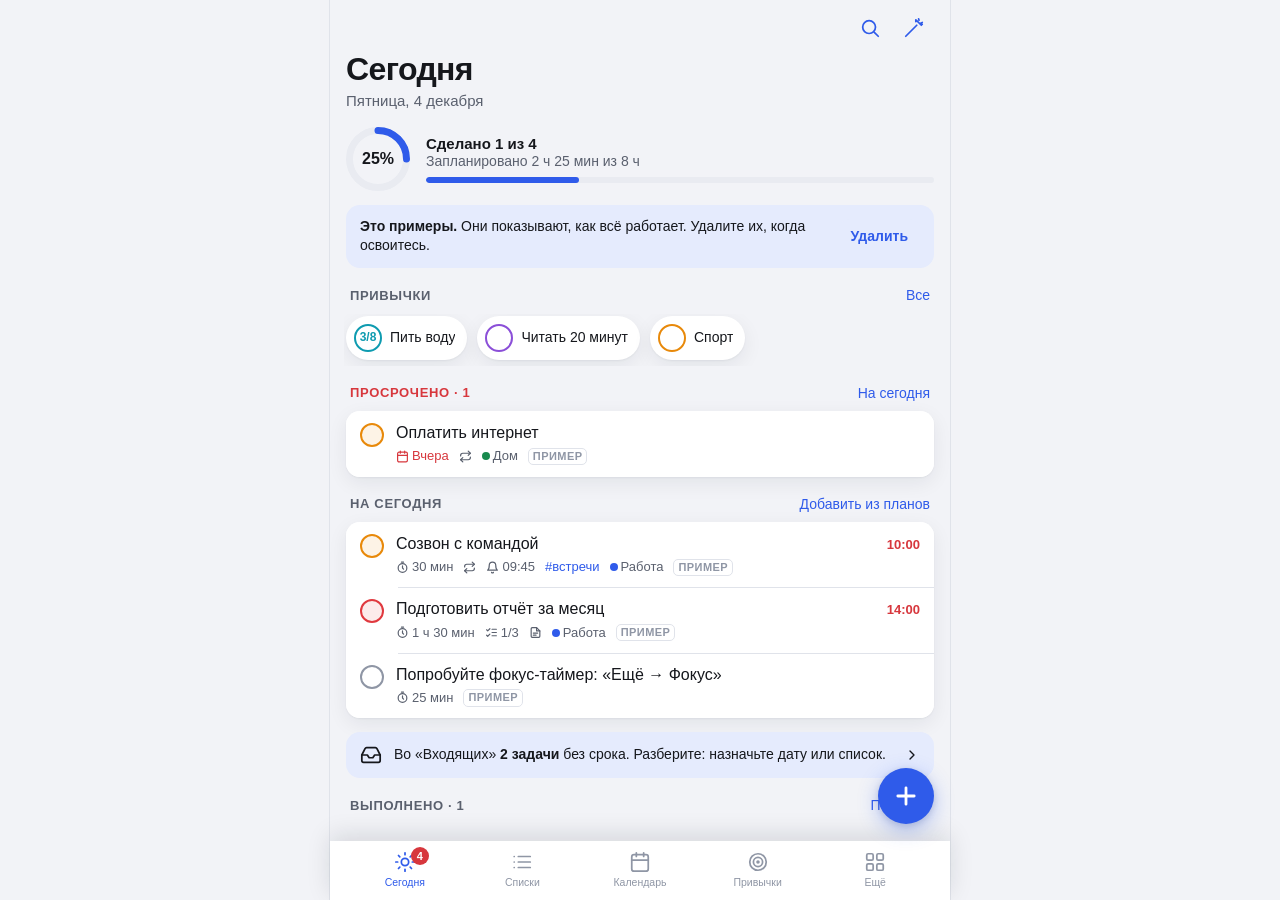
<file: index.html>
<!doctype html>
<html lang="ru" class="pwa">
<head>
<meta charset="utf-8">
<meta name="viewport" content="width=device-width, initial-scale=1, viewport-fit=cover">
<title>Планировщик</title>
<meta name="description" content="Планировщик задач, списков покупок, привычек и времени">
<meta name="theme-color" content="#F2F3F7" media="(prefers-color-scheme: light)">
<meta name="theme-color" content="#0D0F13" media="(prefers-color-scheme: dark)">
<meta name="apple-mobile-web-app-capable" content="yes">
<meta name="mobile-web-app-capable" content="yes">
<meta name="apple-mobile-web-app-status-bar-style" content="default">
<meta name="apple-mobile-web-app-title" content="Планировщик">
<meta name="format-detection" content="telephone=no">
<link rel="apple-touch-icon" href="icons/icon-180.png">
<link rel="icon" type="image/png" sizes="192x192" href="icons/icon-192.png">
<link rel="manifest" href="manifest.webmanifest">
<link rel="stylesheet" href="app.css">
</head>
<body>
<div id="app"></div>
<div id="sheet-root"></div>
<div id="toast-root"></div>
<script src="js/01-core.js"></script>
<script src="js/02-logic.js"></script>
<script src="js/03-views.js"></script>
<script src="js/04-views2.js"></script>
<script src="js/05-sheets.js"></script>
<script src="js/06-main.js"></script>
</body>
</html>
</file>
<file: app.css>
/* Планировщик — mobile-first, iOS-like inset lists, one cobalt accent, semantic colors for priority/state */
:root {
  --bg: #F2F3F7;
  --surface: #FFFFFF;
  --surface-2: #E9EBF1;
  --line: #E0E3EA;
  --ink: #15171C;
  --ink-2: #5A606E;
  --ink-3: #8F96A5;
  --accent: #2F5BEA;
  --accent-ink: #FFFFFF;
  --accent-soft: #E5EBFD;
  --danger: #D7373D;
  --warn: #D97B00;
  --ok: #188A4E;
  --p3: #E0393F;
  --p2: #E8890A;
  --p1: #1E93A8;
  --today: #2F5BEA;
  --backdrop: rgba(12, 14, 20, .36);
  --shadow: 0 1px 2px rgba(20, 24, 36, .05), 0 6px 20px rgba(20, 24, 36, .07);
  --shadow-up: 0 -6px 24px rgba(20, 24, 36, .12);
  --font: -apple-system, BlinkMacSystemFont, "SF Pro Text", "Segoe UI", Roboto, "Helvetica Neue", Arial, sans-serif;
  --font-display: -apple-system, BlinkMacSystemFont, "SF Pro Display", "Segoe UI", Roboto, "Helvetica Neue", Arial, sans-serif;
  --font-num: ui-rounded, "SF Pro Rounded", -apple-system, BlinkMacSystemFont, "Segoe UI", Roboto, sans-serif;
  --r: 14px;
  --r-sm: 10px;
  --gut: max(16px, env(safe-area-inset-left, 0px));
  --gut-r: max(16px, env(safe-area-inset-right, 0px));
  --sat: 0px;
  --sab: 0px;
  --kb: 0px;
}
@media (prefers-color-scheme: dark) {
  :root:not([data-theme="light"]) {
    --bg: #0D0F13;
    --surface: #171A20;
    --surface-2: #222630;
    --line: #2A2F39;
    --ink: #ECEEF3;
    --ink-2: #A4AAB7;
    --ink-3: #6B7282;
    --accent: #7693FF;
    --accent-ink: #0B0D12;
    --accent-soft: #1C2442;
    --danger: #FF6B70;
    --warn: #FFB341;
    --ok: #42D392;
    --p3: #FF6B70;
    --p2: #FFB341;
    --p1: #4CC3D6;
    --today: #7693FF;
    --backdrop: rgba(0, 0, 0, .55);
    --shadow: 0 0 0 1px rgba(255, 255, 255, .04);
    --shadow-up: 0 -1px 0 rgba(255, 255, 255, .06);
    color-scheme: dark;
  }
}
:root[data-theme="dark"] {
  --bg: #0D0F13;
  --surface: #171A20;
  --surface-2: #222630;
  --line: #2A2F39;
  --ink: #ECEEF3;
  --ink-2: #A4AAB7;
  --ink-3: #6B7282;
  --accent: #7693FF;
  --accent-ink: #0B0D12;
  --accent-soft: #1C2442;
  --danger: #FF6B70;
  --warn: #FFB341;
  --ok: #42D392;
  --p3: #FF6B70;
  --p2: #FFB341;
  --p1: #4CC3D6;
  --today: #7693FF;
  --backdrop: rgba(0, 0, 0, .55);
  --shadow: 0 0 0 1px rgba(255, 255, 255, .04);
  --shadow-up: 0 -1px 0 rgba(255, 255, 255, .06);
  color-scheme: dark;
}
:root.pwa {
  --sat: env(safe-area-inset-top, 0px);
  --sab: env(safe-area-inset-bottom, 0px);
}

* { box-sizing: border-box; -webkit-tap-highlight-color: transparent; }
html { height: 100%; box-sizing: border-box; }
body {
  height: 100%;
  margin: 0;
  overflow: hidden;
  background: var(--bg);
  color: var(--ink);
  font: 16px/1.4 var(--font);
  -webkit-font-smoothing: antialiased;
  -webkit-text-size-adjust: 100%;
}
button, input, select, textarea { font: inherit; color: inherit; }
button { cursor: pointer; background: none; border: 0; padding: 0; }
:focus-visible { outline: 2px solid var(--accent); outline-offset: 2px; border-radius: 6px; }
svg.i { width: 22px; height: 22px; flex: none; fill: none; stroke: currentColor; stroke-width: 1.9; stroke-linecap: round; stroke-linejoin: round; }
svg.i.sm { width: 16px; height: 16px; stroke-width: 2; }
svg.i.xs { width: 13px; height: 13px; stroke-width: 2.2; }
.num { font-variant-numeric: tabular-nums; }

/* ---------- shell ---------- */
#app { height: 100%; display: flex; flex-direction: column; position: relative; }
.screen {
  flex: 1;
  overflow-y: auto;
  overflow-x: hidden;
  overscroll-behavior: contain;
  -webkit-overflow-scrolling: touch;
  padding: 0 var(--gut-r) 120px var(--gut);
}
.topbar {
  padding: calc(var(--sat) + 6px) var(--gut-r) 0 var(--gut);
  background: var(--bg);
  flex: none;
}
.topbar-row { display: flex; align-items: center; gap: 4px; min-height: 44px; }
.topbar-row .spacer { flex: 1; }
.icon-btn {
  width: 40px; height: 40px; border-radius: 50%;
  display: inline-grid; place-items: center; color: var(--accent);
}
.icon-btn:active { background: var(--surface-2); }
.back-btn { display: inline-flex; align-items: center; gap: 2px; color: var(--accent); font-size: 17px; height: 40px; padding-right: 8px; margin-left: -8px; }
.title-lg {
  font: 700 32px/1.12 var(--font-display);
  letter-spacing: -.02em;
  margin: 2px 0 2px;
  text-wrap: balance;
  overflow-wrap: anywhere;
}
.subtitle { color: var(--ink-2); font-size: 15px; margin: 0 0 10px; }

.tabbar {
  flex: none;
  display: grid;
  grid-template-columns: repeat(5, 1fr);
  background: var(--surface);
  box-shadow: var(--shadow-up);
  padding: 6px var(--gut-r) calc(var(--sab) + 6px) var(--gut);
  position: relative;
  z-index: 5;
}
.tab {
  display: flex; flex-direction: column; align-items: center; gap: 2px;
  font-size: 10.5px; font-weight: 500; color: var(--ink-3); padding: 4px 0;
  position: relative;
}
.tab.on { color: var(--accent); }
.tab .badge { position: absolute; top: 0; left: calc(50% + 6px); }
.badge {
  min-width: 18px; height: 18px; padding: 0 5px; border-radius: 9px;
  background: var(--danger); color: #fff; font-size: 11px; font-weight: 700;
  display: inline-grid; place-items: center; font-variant-numeric: tabular-nums;
}
.fab {
  position: absolute; right: var(--gut-r); bottom: calc(var(--sab) + 76px);
  width: 56px; height: 56px; border-radius: 50%;
  background: var(--accent); color: var(--accent-ink);
  display: grid; place-items: center;
  box-shadow: 0 6px 20px rgba(47, 91, 234, .35), 0 2px 6px rgba(0, 0, 0, .12);
  z-index: 6;
}
.fab svg.i { width: 28px; height: 28px; stroke-width: 2.4; }
.fab:active { transform: scale(.94); }

/* ---------- sections & groups ---------- */
.sec { margin-top: 18px; }
.sec-h {
  display: flex; align-items: center; gap: 8px;
  font-size: 13px; font-weight: 600; text-transform: uppercase; letter-spacing: .05em;
  color: var(--ink-2); margin: 0 4px 8px;
}
.sec-h .spacer { flex: 1; }
.sec-h .link { text-transform: none; letter-spacing: 0; font-size: 14px; font-weight: 500; color: var(--accent); }
.sec-h.danger { color: var(--danger); }
.group { background: var(--surface); border-radius: var(--r); box-shadow: var(--shadow); overflow: hidden; }
.row {
  display: flex; align-items: center; gap: 12px;
  min-height: 50px; padding: 10px 14px;
  position: relative; width: 100%; text-align: left;
}
.group > .row + .row::before, .group > .swipe + .swipe::before, .group > .row + .swipe::before, .group > .swipe + .row::before {
  content: ""; position: absolute; top: 0; left: 52px; right: 0; height: 1px; background: var(--line); z-index: 2;
}
.group > .swipe { position: relative; }
.row:active:not(.static) { background: var(--surface-2); }
.row .grow { flex: 1; min-width: 0; }
.row .r-title { font-size: 16px; overflow-wrap: anywhere; }
.row .r-sub { font-size: 13px; color: var(--ink-2); }
.row .r-end { color: var(--ink-3); font-size: 15px; display: flex; align-items: center; gap: 6px; font-variant-numeric: tabular-nums; }
.row .chev { color: var(--ink-3); }
.ico-box {
  width: 30px; height: 30px; border-radius: 8px; display: grid; place-items: center; flex: none;
  color: #fff; font-size: 16px;
}
.ico-box svg.i { width: 18px; height: 18px; stroke-width: 2.2; }
.dot { width: 10px; height: 10px; border-radius: 50%; flex: none; display: inline-block; }

/* ---------- tasks ---------- */
.swipe { overflow: hidden; touch-action: pan-y; }
.swipe-bg {
  position: absolute; inset: 0; display: flex; align-items: center; justify-content: space-between;
  padding: 0 18px; color: #fff; font-weight: 600; font-size: 14px;
}
.swipe-bg.right { background: var(--ok); }
.swipe-bg.left { background: var(--warn); justify-content: flex-end; }
.swipe-bg.left.del { background: var(--danger); }
.task {
  display: flex; align-items: flex-start; gap: 12px;
  padding: 11px 14px; background: var(--surface); position: relative;
  min-height: 52px; transition: transform .22s ease;
}
.task.dragging { transition: none; }
.task.done .t-title { color: var(--ink-3); text-decoration: line-through; text-decoration-color: var(--ink-3); }
.task.sel { background: var(--accent-soft); }
.check {
  width: 24px; height: 24px; border-radius: 50%; flex: none; margin-top: 1px;
  border: 2px solid var(--ink-3); display: grid; place-items: center; color: transparent;
  position: relative;
}
.check::after { content: ""; position: absolute; inset: -10px; }
.check.p3 { border-color: var(--p3); background: color-mix(in srgb, var(--p3) 10%, transparent); }
.check.p2 { border-color: var(--p2); background: color-mix(in srgb, var(--p2) 10%, transparent); }
.check.p1 { border-color: var(--p1); background: color-mix(in srgb, var(--p1) 10%, transparent); }
.check.on { background: var(--ink-3); border-color: var(--ink-3); color: var(--surface); }
.check.on.p3 { background: var(--p3); border-color: var(--p3); }
.check.on.p2 { background: var(--p2); border-color: var(--p2); }
.check.on.p1 { background: var(--p1); border-color: var(--p1); }
.check.square { border-radius: 7px; }
.check svg.i { width: 15px; height: 15px; stroke-width: 3; }
.check.pop { animation: pop .3s ease; }
@keyframes pop { 50% { transform: scale(1.25); } }
.t-body { flex: 1; min-width: 0; }
.t-title { font-size: 16px; line-height: 1.32; overflow-wrap: anywhere; }
.t-notes { font-size: 13px; color: var(--ink-2); margin-top: 2px; overflow: hidden; text-overflow: ellipsis; white-space: nowrap; }
.t-meta { display: flex; flex-wrap: wrap; align-items: center; gap: 4px 10px; margin-top: 4px; font-size: 13px; color: var(--ink-2); }
.t-meta span { display: inline-flex; align-items: center; gap: 3px; font-variant-numeric: tabular-nums; }
.t-meta .late { color: var(--danger); font-weight: 500; }
.t-meta .today { color: var(--accent); font-weight: 500; }
.t-meta .tag { color: var(--accent); }
.t-qty { font-size: 14px; color: var(--ink-2); font-variant-numeric: tabular-nums; flex: none; margin-top: 2px; }
.t-time { font-size: 13px; font-weight: 600; color: var(--ink-2); font-variant-numeric: tabular-nums; flex: none; margin-top: 3px; }
.t-time.late { color: var(--danger); }
.t-time.now { color: var(--accent); }
.example-flag { font-size: 11px; font-weight: 600; letter-spacing: .04em; text-transform: uppercase; color: var(--ink-3); border: 1px solid var(--line); border-radius: 5px; padding: 0 4px; }

.empty {
  text-align: center; padding: 34px 20px; color: var(--ink-2);
  background: var(--surface); border-radius: var(--r); box-shadow: var(--shadow);
}
.empty .big { font: 600 18px/1.3 var(--font-display); color: var(--ink); margin-bottom: 6px; }
.empty p { margin: 0 auto; max-width: 30ch; font-size: 14px; }
.empty .btn { margin-top: 14px; }
.empty-inline { padding: 14px; color: var(--ink-3); font-size: 14px; text-align: center; }

/* ---------- today header ---------- */
.hero { display: flex; gap: 16px; align-items: center; margin: 6px 0 4px; }
.ring { width: 64px; height: 64px; flex: none; position: relative; }
.ring svg { width: 100%; height: 100%; transform: rotate(-90deg); }
.ring .trk { stroke: var(--surface-2); }
.ring .val { stroke: var(--accent); transition: stroke-dashoffset .5s ease; }
.ring .lbl { position: absolute; inset: 0; display: grid; place-items: center; font: 700 16px var(--font-num); font-variant-numeric: tabular-nums; }
.hero-txt { flex: 1; min-width: 0; }
.hero-txt .k { font: 600 15px var(--font); }
.hero-txt .v { font-size: 14px; color: var(--ink-2); }
.load-bar { height: 6px; background: var(--surface-2); border-radius: 3px; overflow: hidden; margin-top: 6px; }
.load-bar i { display: block; height: 100%; background: var(--accent); border-radius: 3px; }
.load-bar i.over { background: var(--warn); }

.banner {
  display: flex; gap: 12px; align-items: center; padding: 12px 14px; border-radius: var(--r);
  background: var(--accent-soft); color: var(--ink); margin-top: 14px; font-size: 14px;
}
.banner .grow { flex: 1; min-width: 0; }
.banner b { font-weight: 600; }
.banner.warn { background: color-mix(in srgb, var(--warn) 16%, var(--surface)); }

.habit-strip { display: flex; gap: 10px; overflow-x: auto; padding: 2px 2px 6px; margin: 0 -2px; scrollbar-width: none; }
.habit-strip::-webkit-scrollbar { display: none; }
.hchip {
  flex: none; display: flex; align-items: center; gap: 8px; padding: 8px 12px 8px 8px;
  background: var(--surface); border-radius: 22px; box-shadow: var(--shadow); font-size: 14px; max-width: 220px;
}
.hchip .hc { width: 28px; height: 28px; border-radius: 50%; display: grid; place-items: center; border: 2px solid var(--hc, var(--accent)); color: var(--hc, var(--accent)); font-size: 12px; font-weight: 700; flex: none; }
.hchip.done .hc { background: var(--hc, var(--accent)); color: #fff; }
.hchip span.nm { white-space: nowrap; overflow: hidden; text-overflow: ellipsis; }

/* ---------- buttons, chips, inputs ---------- */
.btn {
  display: inline-flex; align-items: center; justify-content: center; gap: 6px;
  height: 44px; padding: 0 18px; border-radius: 12px; font-weight: 600; font-size: 16px;
  background: var(--accent); color: var(--accent-ink);
}
.btn.ghost { background: var(--surface-2); color: var(--ink); }
.btn.soft { background: var(--accent-soft); color: var(--accent); }
.btn.danger { background: color-mix(in srgb, var(--danger) 14%, var(--surface)); color: var(--danger); }
.btn.sm { height: 34px; padding: 0 12px; font-size: 14px; border-radius: 10px; }
.btn.block { width: 100%; }
.btn:active { opacity: .8; }
.btn-row { display: flex; gap: 10px; flex-wrap: wrap; }
.btn-row .btn { flex: 1; min-width: 120px; }

.chips { display: flex; gap: 8px; flex-wrap: wrap; }
.chips.scroll { flex-wrap: nowrap; overflow-x: auto; scrollbar-width: none; padding-bottom: 2px; }
.chips.scroll::-webkit-scrollbar { display: none; }
.chip {
  display: inline-flex; align-items: center; gap: 5px; height: 32px; padding: 0 12px;
  border-radius: 16px; background: var(--surface-2); color: var(--ink); font-size: 14px; white-space: nowrap;
  position: relative; flex: none;
}
.chip.on { background: var(--accent); color: var(--accent-ink); }
.chip.soft { background: var(--accent-soft); color: var(--accent); }
.chip.p3.on { background: var(--p3); color: #fff; }
.chip.p2.on { background: var(--p2); color: #fff; }
.chip.p1.on { background: var(--p1); color: #fff; }
.chip input[type="date"], .chip input[type="time"], .over-input {
  position: absolute; inset: 0; opacity: 0; width: 100%; height: 100%; font-size: 16px; -webkit-appearance: none; appearance: none; cursor: pointer;
}
.chip .x { margin-right: -4px; opacity: .7; }

.seg { display: flex; background: var(--surface-2); border-radius: 10px; padding: 3px; gap: 2px; }
.seg button { flex: 1; height: 32px; border-radius: 8px; font-size: 14px; font-weight: 500; color: var(--ink-2); white-space: nowrap; padding: 0 6px; }
.seg button.on { background: var(--surface); color: var(--ink); box-shadow: 0 1px 3px rgba(0, 0, 0, .12); }

.inp, .field-input {
  width: 100%; border: 0; background: var(--surface-2); border-radius: 10px; padding: 11px 12px; font-size: 16px; outline: none;
}
.inp:focus { box-shadow: 0 0 0 2px var(--accent); }
textarea.inp { resize: none; min-height: 80px; line-height: 1.4; }
.search-box { display: flex; align-items: center; gap: 8px; background: var(--surface-2); border-radius: 10px; padding: 0 10px; height: 40px; color: var(--ink-3); margin: 6px 0 4px; }
.search-box input { flex: 1; border: 0; background: none; outline: none; font-size: 16px; color: var(--ink); min-width: 0; }

/* ---------- sheet ---------- */
.sheet-wrap { position: fixed; inset: 0; z-index: 50; display: flex; flex-direction: column; justify-content: flex-end; }
.sheet-bd { position: absolute; inset: 0; background: var(--backdrop); animation: fade .2s ease; }
.sheet {
  position: relative; background: var(--bg); border-radius: 18px 18px 0 0;
  max-height: calc(100% - var(--sat) - 24px - var(--kb)); display: flex; flex-direction: column;
  margin-bottom: var(--kb);
  animation: up .26s cubic-bezier(.2, .8, .2, 1);
  box-shadow: 0 -10px 40px rgba(0, 0, 0, .18);
}
.sheet.full { height: calc(100% - var(--sat) - 24px - var(--kb)); }
.sheet-grab { width: 36px; height: 5px; border-radius: 3px; background: var(--line); margin: 8px auto 2px; flex: none; }
.sheet-head { display: flex; align-items: center; gap: 8px; padding: 4px var(--gut-r) 8px var(--gut); flex: none; min-height: 44px; }
.sheet-head h3 { flex: 1; margin: 0; font: 600 17px var(--font-display); text-align: center; overflow: hidden; text-overflow: ellipsis; white-space: nowrap; }
.sheet-head .txt-btn { color: var(--accent); font-size: 16px; min-width: 64px; height: 36px; }
.sheet-head .txt-btn.l { text-align: left; }
.sheet-head .txt-btn.r { text-align: right; font-weight: 600; }
.sheet-body { overflow-y: auto; padding: 4px var(--gut-r) calc(var(--sab) + 24px) var(--gut); overscroll-behavior: contain; }
@keyframes up { from { transform: translateY(100%); } }
@keyframes fade { from { opacity: 0; } }

/* quick add */
.qa { padding: 10px var(--gut-r) calc(var(--sab) + 10px) var(--gut); }
.qa-row { display: flex; gap: 8px; align-items: flex-end; }
.qa-row textarea {
  flex: 1; border: 0; outline: none; background: var(--surface); border-radius: 12px; padding: 11px 12px;
  font-size: 17px; resize: none; max-height: 140px; min-height: 46px; line-height: 1.35; box-shadow: var(--shadow);
}
.qa-send { width: 46px; height: 46px; border-radius: 50%; background: var(--accent); color: var(--accent-ink); display: grid; place-items: center; flex: none; }
.qa-send:disabled { opacity: .35; }
.qa-parsed { display: flex; gap: 6px; flex-wrap: wrap; margin: 8px 0 0; min-height: 0; }
.qa-parsed .chip { height: 26px; font-size: 13px; padding: 0 9px; background: var(--accent-soft); color: var(--accent); }
.qa-tools { margin-top: 10px; }
.qa-hint { font-size: 12.5px; color: var(--ink-3); margin-top: 8px; line-height: 1.4; }
.qa-hint code { font-family: inherit; background: var(--surface-2); padding: 0 4px; border-radius: 4px; color: var(--ink-2); }

/* editor */
.ed-title { width: 100%; border: 0; outline: none; background: none; font: 600 21px/1.3 var(--font-display); padding: 6px 0; resize: none; }
.ed-notes { width: 100%; border: 0; outline: none; background: none; font-size: 16px; color: var(--ink-2); resize: none; padding: 2px 0 8px; min-height: 28px; line-height: 1.4; }
.fld { display: flex; align-items: center; gap: 12px; min-height: 50px; padding: 6px 14px; position: relative; }
.group > .fld + .fld::before { content: ""; position: absolute; top: 0; left: 48px; right: 0; height: 1px; background: var(--line); }
.fld > svg.i { color: var(--ink-2); }
.fld label, .fld .lbl { flex: 1; font-size: 16px; min-width: 0; }
.fld select, .fld input[type="date"], .fld input[type="time"], .fld input[type="number"], .fld input[type="text"].val {
  border: 0; background: var(--surface-2); border-radius: 8px; padding: 6px 10px; font-size: 16px; color: var(--ink); max-width: 60%; min-height: 34px;
  -webkit-appearance: none; appearance: none; text-align: right;
}
.fld input[type="number"] { width: 84px; }
.fld .clear { color: var(--ink-3); }
.sub-row { display: flex; align-items: center; gap: 10px; padding: 8px 14px; position: relative; }
.sub-row input { flex: 1; border: 0; background: none; outline: none; font-size: 16px; min-width: 0; padding: 4px 0; }
.sub-row.done input { color: var(--ink-3); text-decoration: line-through; }
.sub-row .check { width: 20px; height: 20px; border-radius: 6px; margin: 0; }
.sub-row .check svg.i { width: 13px; height: 13px; }
.group > .sub-row + .sub-row::before { content: ""; position: absolute; top: 0; left: 44px; right: 0; height: 1px; background: var(--line); }
.tag-input { display: flex; flex-wrap: wrap; gap: 6px; align-items: center; padding: 10px 14px; }
.tag-input input { flex: 1; min-width: 100px; border: 0; background: none; outline: none; font-size: 16px; padding: 4px 0; }
.meta-note { font-size: 12.5px; color: var(--ink-3); text-align: center; margin: 14px 0 0; }

/* ---------- lists overview ---------- */
.smart-grid { display: grid; grid-template-columns: 1fr 1fr; gap: 10px; }
.smart {
  background: var(--surface); border-radius: var(--r); box-shadow: var(--shadow); padding: 12px; text-align: left;
  display: grid; grid-template-columns: auto 1fr; grid-template-rows: auto auto; gap: 8px 6px; align-items: center;
}
.smart .ico-box { grid-row: 1; }
.smart .n { justify-self: end; font: 700 24px var(--font-num); font-variant-numeric: tabular-nums; }
.smart .nm { grid-column: 1 / -1; font-weight: 600; color: var(--ink-2); font-size: 15px; }
.smart:active { transform: scale(.98); }
.prog { width: 42px; height: 5px; background: var(--surface-2); border-radius: 3px; overflow: hidden; }
.prog i { display: block; height: 100%; border-radius: 3px; }

/* ---------- calendar ---------- */
.cal-head { display: flex; align-items: center; gap: 4px; margin: 4px 0 8px; }
.cal-head .m { flex: 1; font: 600 19px var(--font-display); text-transform: capitalize; }
.cal { background: var(--surface); border-radius: var(--r); box-shadow: var(--shadow); padding: 8px 6px 10px; touch-action: pan-y; }
.cal-wd, .cal-grid { display: grid; grid-template-columns: repeat(7, 1fr); text-align: center; }
.cal-wd div { font-size: 11px; font-weight: 600; color: var(--ink-3); text-transform: uppercase; padding: 2px 0 6px; }
.cal-wd div.we { color: var(--ink-3); opacity: .75; }
.cd { height: 46px; display: flex; flex-direction: column; align-items: center; justify-content: flex-start; gap: 3px; padding-top: 4px; border-radius: 10px; font-variant-numeric: tabular-nums; font-size: 15px; }
.cd .d { width: 30px; height: 30px; border-radius: 50%; display: grid; place-items: center; }
.cd.out { color: var(--ink-3); opacity: .5; }
.cd.we .d { color: var(--ink-2); }
.cd.today .d { color: var(--today); font-weight: 700; }
.cd.sel .d { background: var(--accent); color: var(--accent-ink); font-weight: 700; }
.cd .dots { display: flex; gap: 2px; height: 5px; }
.cd .dots i { width: 5px; height: 5px; border-radius: 50%; background: var(--ink-3); }
.cd .dots i.late { background: var(--danger); }
.day-title { display: flex; align-items: baseline; gap: 8px; margin: 18px 4px 8px; }
.day-title b { font: 600 18px var(--font-display); text-transform: capitalize; }
.day-title span { color: var(--ink-2); font-size: 14px; }

/* timeline */
.tl-scroll { max-height: min(62vh, 560px); overflow-y: auto; border-radius: var(--r); box-shadow: var(--shadow); overscroll-behavior: contain; }
.tl-scroll .tl { box-shadow: none; border-radius: 0; }
.tl { position: relative; background: var(--surface); border-radius: var(--r); box-shadow: var(--shadow); overflow: hidden; }
.tl-h { position: relative; height: 56px; border-top: 1px solid var(--line); display: flex; }
.tl-h:first-child { border-top: 0; }
.tl-h .hl { width: 52px; flex: none; font-size: 12px; color: var(--ink-3); padding: 4px 0 0 10px; font-variant-numeric: tabular-nums; }
.tl-h .slot { flex: 1; }
.tl-h .slot:active { background: var(--accent-soft); }
.tl-ev {
  position: absolute; left: 56px; right: 8px; border-radius: 8px; padding: 4px 8px; font-size: 13px; overflow: hidden;
  background: color-mix(in srgb, var(--ec, var(--accent)) 18%, var(--surface)); border-left: 3px solid var(--ec, var(--accent));
  color: var(--ink); text-align: left; z-index: 2;
}
.tl-ev b { font-weight: 600; display: block; white-space: nowrap; overflow: hidden; text-overflow: ellipsis; }
.tl-ev span { color: var(--ink-2); font-variant-numeric: tabular-nums; }
.tl-ev.done { opacity: .5; }
.tl-ev.done b { text-decoration: line-through; }
.tl-now { position: absolute; left: 48px; right: 0; height: 2px; background: var(--danger); z-index: 3; pointer-events: none; }
.tl-now::before { content: ""; position: absolute; left: -4px; top: -4px; width: 10px; height: 10px; border-radius: 50%; background: var(--danger); }

/* ---------- habits ---------- */
.habit { background: var(--surface); border-radius: var(--r); box-shadow: var(--shadow); padding: 12px 14px; display: grid; gap: 10px; }
.habit + .habit { margin-top: 10px; }
.habit-top { display: flex; align-items: center; gap: 12px; }
.habit-top .grow { flex: 1; min-width: 0; text-align: left; }
.habit-top .nm { font-weight: 600; font-size: 16px; overflow-wrap: anywhere; }
.habit-top .st { font-size: 13px; color: var(--ink-2); font-variant-numeric: tabular-nums; }
.hbtn {
  width: 46px; height: 46px; border-radius: 50%; border: 2.5px solid var(--hc); color: var(--hc);
  display: grid; place-items: center; font: 700 14px var(--font-num); flex: none; font-variant-numeric: tabular-nums; position: relative;
}
.hbtn.done { background: var(--hc); color: #fff; }
.hbtn svg.i { width: 22px; height: 22px; stroke-width: 3; }
.hweek { display: grid; grid-template-columns: repeat(7, 1fr); gap: 6px; }
.hday { display: flex; flex-direction: column; align-items: center; gap: 4px; font-size: 11px; color: var(--ink-3); }
.hday i {
  width: 30px; height: 30px; border-radius: 50%; display: grid; place-items: center; font-style: normal;
  background: var(--surface-2); color: var(--ink-2); font-size: 12px; font-weight: 600; font-variant-numeric: tabular-nums;
}
.hday i.part { background: color-mix(in srgb, var(--hc) 30%, var(--surface-2)); color: var(--ink); }
.hday i.full { background: var(--hc); color: #fff; }
.hday i.off { background: transparent; border: 1.5px dashed var(--line); color: var(--ink-3); }
.hday.today span { color: var(--ink); font-weight: 700; }
.heat { display: grid; grid-template-columns: repeat(7, 1fr); gap: 5px; }
.heat div { aspect-ratio: 1; border-radius: 6px; background: var(--surface-2); display: grid; place-items: center; font-size: 11px; color: var(--ink-3); font-variant-numeric: tabular-nums; max-width: 100%; }
.heat div.part { background: color-mix(in srgb, var(--hc) 35%, var(--surface-2)); color: var(--ink); }
.heat div.full { background: var(--hc); color: #fff; }
.heat div.blank { background: none; }
.stat-row { display: grid; grid-template-columns: repeat(3, 1fr); gap: 10px; }
.stat { background: var(--surface); border-radius: var(--r); box-shadow: var(--shadow); padding: 12px; }
.stat .v { font: 700 24px/1.1 var(--font-num); font-variant-numeric: tabular-nums; }
.stat .k { font-size: 12.5px; color: var(--ink-2); margin-top: 2px; }
.stat .v small { font-size: 14px; font-weight: 600; color: var(--ink-3); }
.stat .s { font-size: 11.5px; color: var(--ink-3); margin-top: 3px; line-height: 1.3; font-variant-numeric: tabular-nums; }
.stat { min-width: 0; overflow-wrap: anywhere; }

/* ---------- focus ---------- */
.focus-wrap { display: flex; flex-direction: column; align-items: center; gap: 18px; padding: 8px 0 0; }
.focus-ring { width: min(260px, 70vw); aspect-ratio: 1; position: relative; max-width: 100%; }
.focus-ring svg { width: 100%; height: 100%; transform: rotate(-90deg); }
.focus-ring .trk { stroke: var(--surface-2); }
.focus-ring .val { stroke: var(--accent); transition: stroke-dashoffset 1s linear; }
.focus-ring.brk .val { stroke: var(--ok); }
.focus-ring .c { position: absolute; inset: 0; display: flex; flex-direction: column; align-items: center; justify-content: center; text-align: center; padding: 0 30px; }
.focus-ring .t { font: 600 52px/1 var(--font-num); font-variant-numeric: tabular-nums; letter-spacing: -.02em; }
.focus-ring .s { color: var(--ink-2); font-size: 14px; margin-top: 6px; }
.focus-ctrl { display: flex; gap: 22px; align-items: center; }
.round { width: 52px; height: 52px; border-radius: 50%; display: grid; place-items: center; background: var(--surface-2); color: var(--ink); }
.round.main { width: 72px; height: 72px; background: var(--accent); color: var(--accent-ink); }
.round.main svg.i { width: 30px; height: 30px; stroke-width: 2.4; }
.focus-task { width: 100%; }
.pomos { display: flex; gap: 6px; justify-content: center; }
.pomos i { width: 9px; height: 9px; border-radius: 50%; background: var(--surface-2); }
.pomos i.on { background: var(--accent); }

/* ---------- matrix ---------- */
.mx { display: grid; grid-template-columns: 1fr 1fr; gap: 10px; }
.mq { background: var(--surface); border-radius: var(--r); box-shadow: var(--shadow); padding: 10px; min-height: 150px; display: flex; flex-direction: column; gap: 6px; min-width: 0; }
.mq-h { display: flex; align-items: center; gap: 6px; font-size: 13px; font-weight: 700; }
.mq-h .n { margin-left: auto; color: var(--ink-3); font-weight: 600; font-variant-numeric: tabular-nums; }
.mq-sub { font-size: 11.5px; color: var(--ink-3); margin-top: -4px; }
.mq-item { display: flex; gap: 6px; align-items: flex-start; font-size: 13.5px; text-align: left; padding: 4px 0; border-top: 1px solid var(--line); line-height: 1.3; overflow-wrap: anywhere; }
.mq-item .dot { margin-top: 5px; width: 7px; height: 7px; }
.mq.q1 .mq-h { color: var(--p3); }
.mq.q2 .mq-h { color: var(--accent); }
.mq.q3 .mq-h { color: var(--p2); }
.mq.q4 .mq-h { color: var(--ink-2); }

/* ---------- stats ---------- */
.chart { background: var(--surface); border-radius: var(--r); box-shadow: var(--shadow); padding: 14px 14px 10px; }
.chart-h { display: flex; align-items: baseline; gap: 8px; margin-bottom: 4px; }
.chart-h b { font-weight: 600; font-size: 15px; }
.chart-h span { margin-left: auto; font-size: 13px; color: var(--ink-2); font-variant-numeric: tabular-nums; }
.chart-tip { font-size: 13px; color: var(--ink-2); min-height: 18px; font-variant-numeric: tabular-nums; }
.bars { display: grid; grid-auto-flow: column; grid-auto-columns: 1fr; align-items: end; gap: 3px; height: 120px; position: relative; border-bottom: 1px solid var(--line); }
.bars .gl { position: absolute; left: 0; right: 0; border-top: 1px dashed var(--line); pointer-events: none; }
.bars .gl span { position: absolute; right: 0; top: -15px; font-size: 10.5px; color: var(--ink-3); background: var(--surface); padding-left: 4px; font-variant-numeric: tabular-nums; }
.bar { height: 100%; display: flex; align-items: flex-end; justify-content: center; position: relative; z-index: 1; }
.bar i { display: block; width: 100%; max-width: 22px; border-radius: 4px 4px 0 0; background: var(--accent); min-height: 0; }
.bar.today i { background: var(--accent); }
.bar:not(.today) i { background: color-mix(in srgb, var(--accent) 55%, var(--surface)); }
.bar.hl i { background: var(--accent); }
.bar-x { display: grid; grid-auto-flow: column; grid-auto-columns: 1fr; gap: 3px; font-size: 10.5px; color: var(--ink-3); text-align: center; margin-top: 4px; font-variant-numeric: tabular-nums; }
.bar-x .t { color: var(--ink); font-weight: 700; }
.hbar { display: grid; grid-template-columns: minmax(0, 1fr) 2fr auto; gap: 10px; align-items: center; font-size: 14px; padding: 6px 0; }
.hbar .nm { display: flex; align-items: center; gap: 6px; min-width: 0; overflow: hidden; white-space: nowrap; text-overflow: ellipsis; }
.hbar .tr { height: 8px; background: var(--surface-2); border-radius: 4px; overflow: hidden; }
.hbar .tr i { display: block; height: 100%; border-radius: 4px; }
.hbar .v { color: var(--ink-2); font-variant-numeric: tabular-nums; font-size: 13px; }

/* ---------- misc ---------- */
.toast {
  position: fixed; left: 50%; transform: translateX(-50%); bottom: calc(var(--sab) + 84px); z-index: 60;
  background: #1F2229; color: #F2F3F6; border-radius: 12px; padding: 10px 10px 10px 16px; font-size: 14px;
  display: flex; align-items: center; gap: 14px; max-width: calc(100% - 32px); width: max-content; box-shadow: 0 8px 28px rgba(0, 0, 0, .3);
  animation: toastIn .22s ease;
}
.toast button { color: #9DB2FF; font-weight: 600; padding: 6px 8px; }
@keyframes toastIn { from { opacity: 0; transform: translate(-50%, 10px); } }
.menu-list .row { min-height: 48px; }
.menu-list .row.danger { color: var(--danger); }
.menu-list .row.danger svg.i { color: var(--danger); }
.menu-list .row svg.i { color: var(--ink-2); }
.color-pick { display: flex; gap: 10px; flex-wrap: wrap; padding: 12px 14px; }
.color-pick button { width: 34px; height: 34px; border-radius: 50%; position: relative; }
.color-pick button.on::after { content: ""; position: absolute; inset: -4px; border-radius: 50%; border: 2.5px solid var(--ink); }
.emoji-pick { display: grid; grid-template-columns: repeat(8, 1fr); gap: 4px; padding: 8px 10px 12px; }
.emoji-pick button { aspect-ratio: 1; border-radius: 10px; font-size: 22px; display: grid; place-items: center; max-width: 100%; }
.emoji-pick button.on { background: var(--accent-soft); box-shadow: inset 0 0 0 2px var(--accent); }
.sel-bar {
  position: absolute; left: 0; right: 0; bottom: 0; z-index: 7; background: var(--surface); box-shadow: var(--shadow-up);
  padding: 8px var(--gut-r) calc(var(--sab) + 8px) var(--gut); display: flex; gap: 6px; overflow-x: auto;
}
.sel-bar button { flex: 1; min-width: 64px; display: flex; flex-direction: column; align-items: center; gap: 2px; font-size: 11px; color: var(--accent); padding: 4px 2px; }
.sel-bar button.danger { color: var(--danger); }
.sel-bar button:disabled { opacity: .35; }
.tpl { display: grid; grid-template-columns: 1fr 1fr; gap: 10px; }
.tpl button { background: var(--surface); border-radius: var(--r); box-shadow: var(--shadow); padding: 12px; text-align: left; display: flex; flex-direction: column; gap: 4px; min-width: 0; }
.tpl .e { font-size: 24px; }
.tpl b { font-size: 15px; font-weight: 600; }
.tpl span { font-size: 12.5px; color: var(--ink-2); }
.help { font-size: 14px; color: var(--ink-2); line-height: 1.5; }
.help ol { padding-left: 20px; margin: 6px 0; }
.help b { color: var(--ink); }
.foot-note { font-size: 12.5px; color: var(--ink-3); margin: 8px 4px 0; line-height: 1.45; }
.cat-h { font-size: 12px; font-weight: 700; letter-spacing: .05em; text-transform: uppercase; color: var(--ink-3); padding: 10px 14px 4px; background: var(--surface); }
.sugg { margin-top: 14px; }
.hidden { display: none !important; }
.tpair { display: flex; align-items: center; gap: 6px; }
.fld .tpair input[type="time"] { max-width: none; width: 96px; text-align: center; }
.rem-times { display: flex; flex-wrap: wrap; align-items: center; gap: 6px; padding: 2px 14px 12px; }
.rem-times .rem-day { font-size: 13px; color: var(--ink-2); margin-right: 2px; }
.rem-times .chip { height: 28px; font-size: 14px; background: var(--accent-soft); color: var(--accent); font-variant-numeric: tabular-nums; }
.rem-times .chip.past { background: var(--surface-2); color: var(--ink-3); text-decoration: line-through; }
.rem-alert { text-align: center; padding: 6px 0 18px; }
.rem-bell { width: 56px; height: 56px; border-radius: 50%; background: var(--accent-soft); color: var(--accent); display: grid; place-items: center; margin: 0 auto 12px; }
.rem-bell svg.i { width: 28px; height: 28px; }
.rem-title { font: 600 21px/1.3 var(--font-display); overflow-wrap: anywhere; }
.rem-sub { color: var(--ink-2); font-size: 15px; margin-top: 4px; font-variant-numeric: tabular-nums; }
.swipe .swipe-bg { display: none; }
.swipe.sr .swipe-bg.right, .swipe.sl .swipe-bg.left { display: flex; }
.swipe-bg svg.i { stroke: #fff; }
.sheet-wrap.still .sheet, .sheet-wrap.still .sheet-bd { animation: none; }
.switch {
  width: 51px; height: 31px; border-radius: 16px; background: var(--surface-2); position: relative; flex: none;
  transition: background .2s ease; box-shadow: inset 0 0 0 1px var(--line);
}
.switch::after {
  content: ""; position: absolute; top: 2px; left: 2px; width: 27px; height: 27px; border-radius: 50%;
  background: #fff; box-shadow: 0 2px 4px rgba(0, 0, 0, .2); transition: transform .2s ease;
}
.switch.on { background: var(--ok); box-shadow: none; }
.switch.on::after { transform: translateX(20px); }
button:disabled { cursor: default; }
.hday:disabled { opacity: .45; }
.confirm-txt { font-size: 15px; color: var(--ink-2); text-align: center; margin: 4px 0 16px; line-height: 1.45; }
.result-list .row .r-sub { white-space: nowrap; overflow: hidden; text-overflow: ellipsis; }

@media (min-width: 700px) {
  #app { max-width: 620px; margin: 0 auto; box-shadow: 0 0 0 1px var(--line); }
  .sheet-wrap { max-width: 620px; margin: 0 auto; }
}
@media (prefers-reduced-motion: reduce) {
  *, *::before, *::after { animation: none !important; transition: none !important; }
}
</file>
